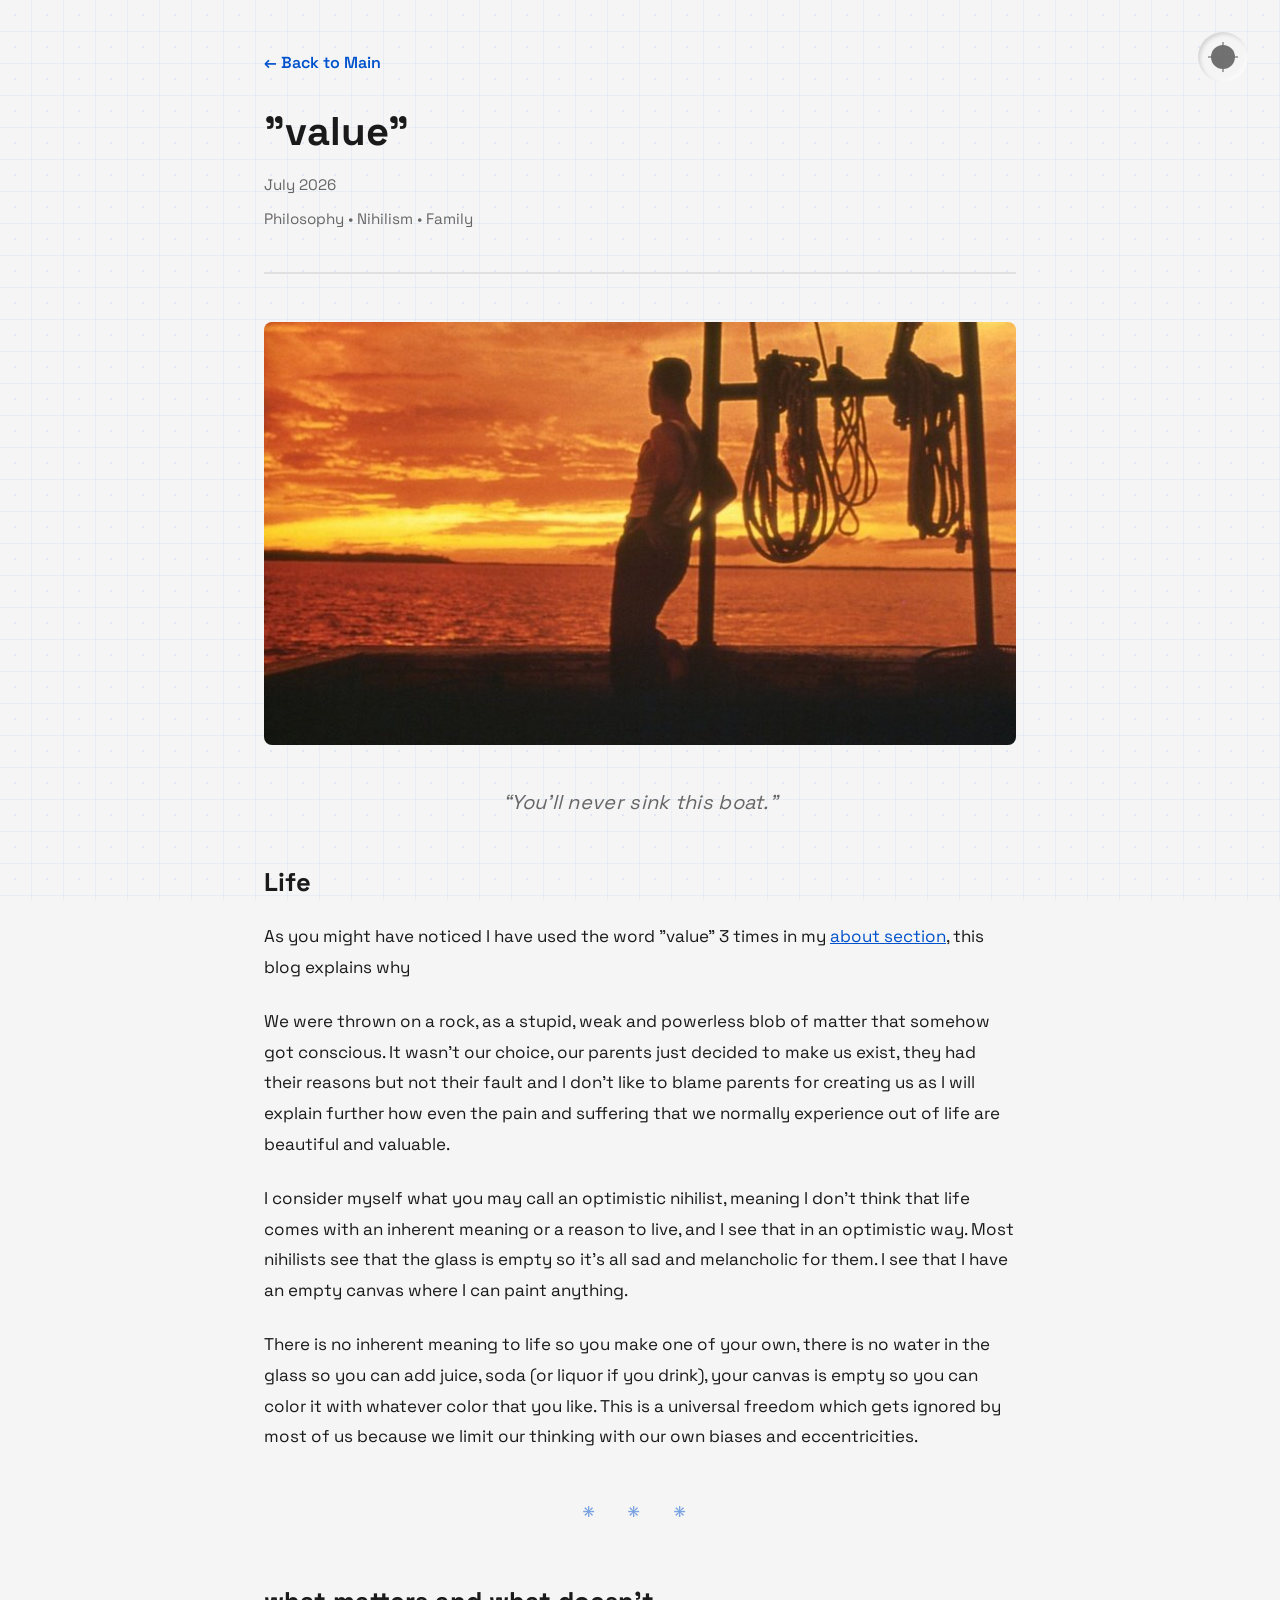
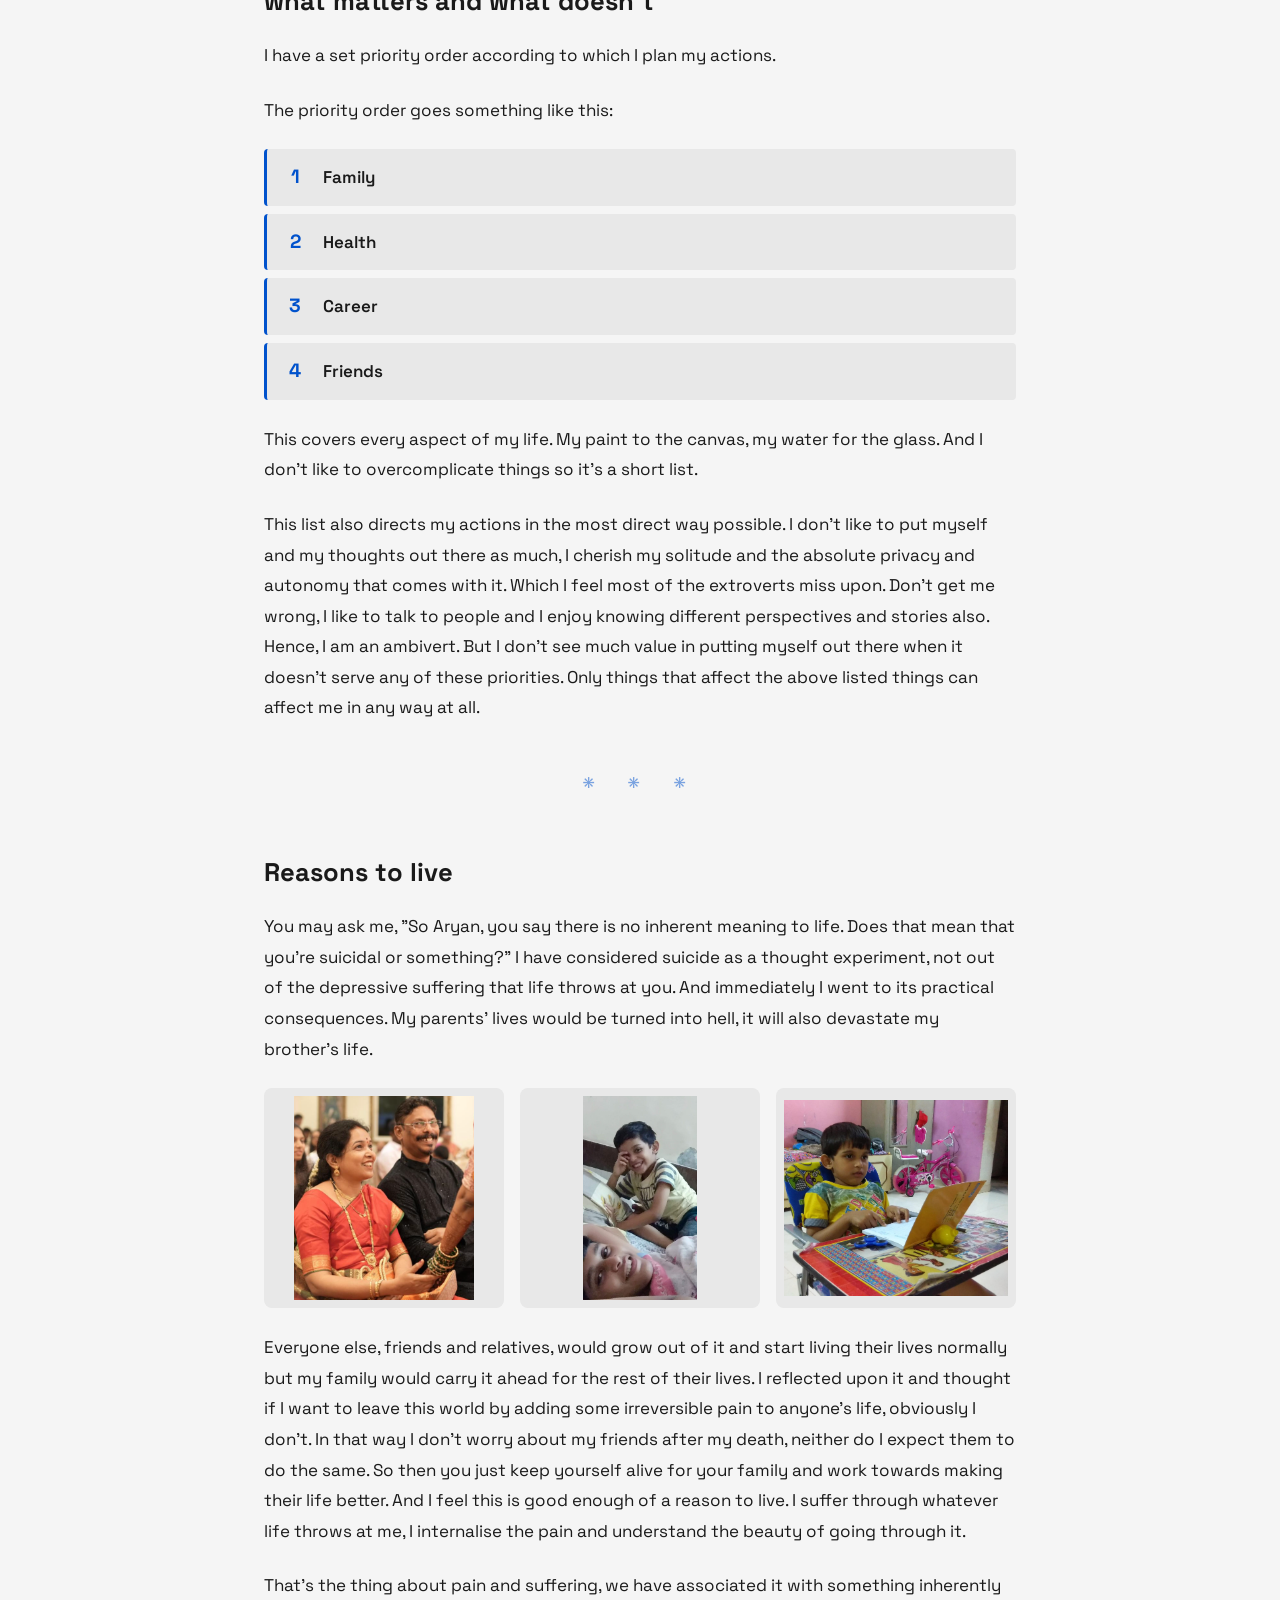
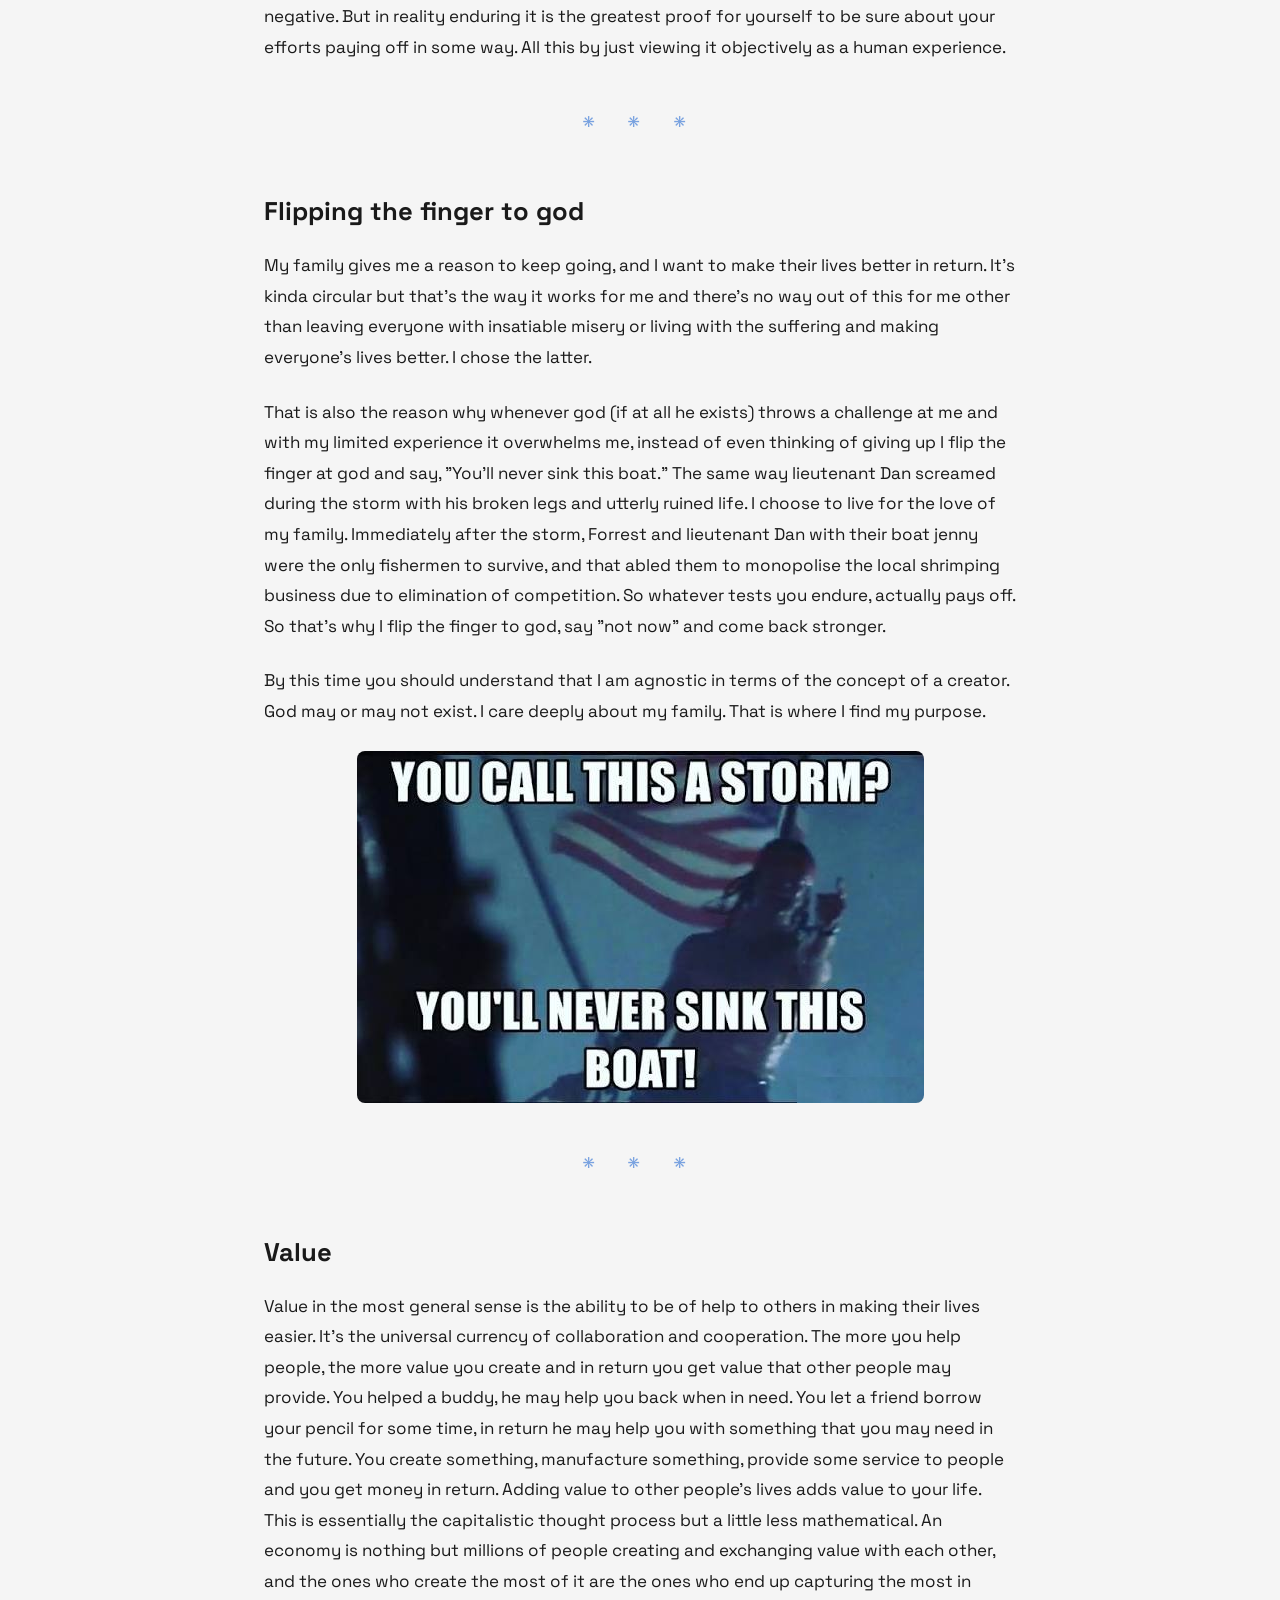
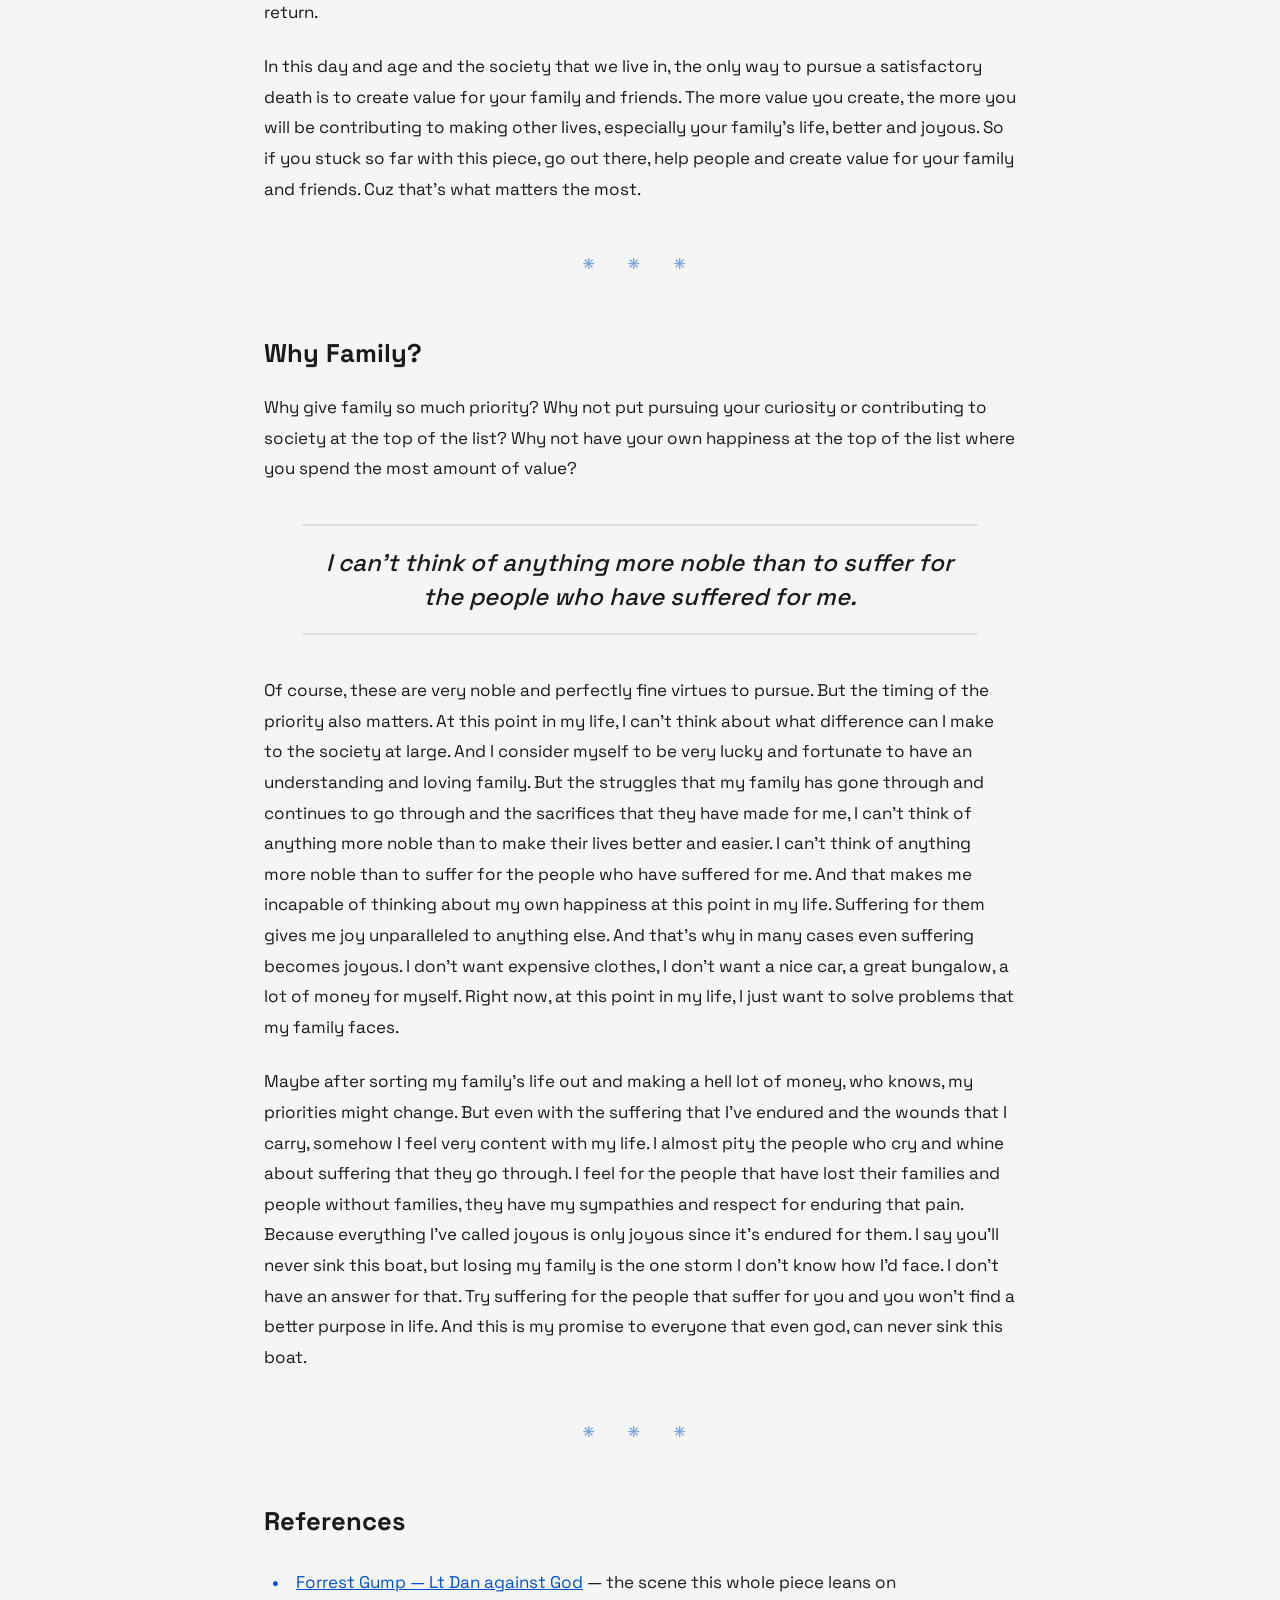
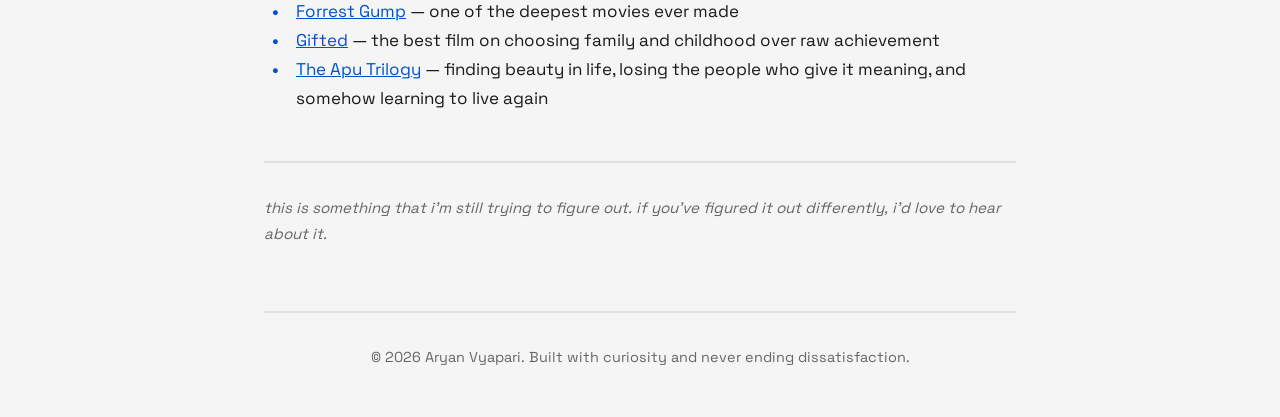
<file: blog/Value.html>
<!DOCTYPE html>
<html lang="en">
<head>
<meta charset="UTF-8">
<meta name="viewport" content="width=device-width, initial-scale=1.0">
<title>"value" - 4rynv</title>
<link rel="stylesheet" href="../CSS/style_blog.css">
</head>
<body>

<div class="blog-page-container">
    <div class="blog-theme-toggle-container">
        <div class="theme-toggle" onclick="toggleTheme()">
            <span class="theme-icon sun" id="theme-icon"></span>
        </div>
    </div>

    <div class="blog-post">
        <a href="../index.html" class="back-link">← Back to Main</a>
    
    <article>
        <div class="blog-header">
            <h1 class="blog-title">"value"</h1>
            <div class="blog-meta">July 2026</div>
            <div class="blog-meta">Philosophy • Nihilism • Family</div>
        </div>

        <figure class="blog-hero">
            <img src="../images/hero-boat.jpg" alt="a lone figure by a boat at sunset">
        </figure>

        <p class="blog-epigraph">&ldquo;You&rsquo;ll never sink this boat.&rdquo;</p>

        <div class="blog-content">
            <h2>Life</h2>
            <p>As you might have noticed I have used the word "value" 3 times in my <a href="../index.html#about">about section</a>, this blog explains why</p>
            <p>We were thrown on a rock, as a stupid, weak and powerless blob of matter that somehow got conscious. It wasn't our choice, our parents just decided to make us exist, they had their reasons but not their fault and I don't like to blame parents for creating us as I will explain further how even the pain and suffering that we normally experience out of life are beautiful and valuable.</p>
            <p>I consider myself what you may call an optimistic nihilist, meaning I don't think that life comes with an inherent meaning or a reason to live, and I see that in an optimistic way. Most nihilists see that the glass is empty so it's all sad and melancholic for them. I see that I have an empty canvas where I can paint anything.</p>
            <p>There is no inherent meaning to life so you make one of your own, there is no water in the glass so you can add juice, soda (or liquor if you drink), your canvas is empty so you can color it with whatever color that you like. This is a universal freedom which gets ignored by most of us because we limit our thinking with our own biases and eccentricities.</p>
            
            <h2>what matters and what doesn't</h2>
            <p>I have a set priority order according to which I plan my actions.</p>
            <p>The priority order goes something like this:
                <ol class="priority-list">
                    <li>Family</li>
                    <li>Health</li>
                    <li>Career</li>
                    <li>Friends</li>
                </ol>
                This covers every aspect of my life. My paint to the canvas, my water for the glass. And I don't like to overcomplicate things so it's a short list.
            </p>
            <p>
                This list also directs my actions in the most direct way possible. I don't like to put myself and my thoughts out there as much, I cherish my solitude and the absolute privacy and autonomy that comes with it. Which I feel most of the extroverts miss upon. Don't get me wrong, I like to talk to people and I enjoy knowing different perspectives and stories also. Hence, I am an ambivert.
                But I don't see much value in putting myself out there when it doesn't serve any of these priorities. Only things that affect the above listed things can affect me in any way at all.
            </p>

            <h2>Reasons to live</h2>
            <p>
                You may ask me, "So Aryan, you say there is no inherent meaning to life. Does that mean that you're suicidal or something?" I have considered suicide as a thought experiment, not out of the depressive suffering that life throws at you. And immediately I went to its practical consequences. My parents' lives would be turned into hell, it will also devastate my brother's life.
            </p>

            <div class="blog-image-row">
                <img src="../images/mumpa.png" alt="mummy" class="blog-image">
                <img src="../images/dadutammi.jpeg" alt="pappa" class="blog-image">
                <img src="../images/tummylaptop.jpeg" alt="tammy" class="blog-image">
            </div>

            <p>
                Everyone else, friends and relatives, would grow out of it and start living their lives normally but my family would carry it ahead for the rest of their lives. I reflected upon it and thought if I want to leave this world by adding some irreversible pain to anyone's life, obviously I don't. In that way I don't worry about my friends after my death, neither do I expect them to do the same. So then you just keep yourself alive for your family and work towards making their life better. And I feel this is good enough of a reason to live. I suffer through whatever life throws at me, I internalise the pain and understand the beauty of going through it. 
            </p>
            <p>    
                That's the thing about pain and suffering, we have associated it with something inherently negative. But in reality enduring it is the greatest proof for yourself to be sure about your efforts paying off in some way. All this by just viewing it objectively as a human experience.
            </p>

            <h2>Flipping the finger to god</h2>
            <p>
                My family gives me a reason to keep going, and I want to make their lives better in return. It's kinda circular but that's the way it works for me and there's no way out of this for me other than leaving everyone with insatiable misery or living with the suffering and making everyone's lives better. I chose the latter.
            </p>
            <p>
                That is also the reason why whenever god (if at all he exists) throws a challenge at me and with my limited experience it overwhelms me, instead of even thinking of giving up I flip the finger at god and say, "You'll never sink this boat." The same way lieutenant Dan screamed during the storm with his broken legs and utterly ruined life. I choose to live for the love of my family. Immediately after the storm, Forrest and lieutenant Dan with their boat jenny were the only fishermen to survive, and that abled them to monopolise the local shrimping business due to elimination of competition. So whatever tests you endure, actually pays off. So that's why I flip the finger to god, say "not now" and come back stronger. 
            </p>
            <p>
                By this time you should understand that I am agnostic in terms of the concept of a creator. God may or may not exist. I care deeply about my family. That is where I find my purpose.
            </p>

            <img src="../images/images.jpeg" alt="flipping the finger to god" class="blog-image">

            <h2>Value</h2>
            <p>
                Value in the most general sense is the ability to be of help to others in making their lives easier. It's the universal currency of collaboration and cooperation. The more you help people, the more value you create and in return you get value that other people may provide. You helped a buddy, he may help you back when in need. You let a friend borrow your pencil for some time, in return he may help you with something that you may need in the future. You create something, manufacture something, provide some service to people and you get money in return. Adding value to other people's lives adds value to your life. This is essentially the capitalistic thought process but a little less mathematical. An economy is nothing but millions of people creating and exchanging value with each other, and the ones who create the most of it are the ones who end up capturing the most in return.
            </p>
            <p>
                In this day and age and the society that we live in, the only way to pursue a satisfactory death is to create value for your family and friends. The more value you create, the more you will be contributing to making other lives, especially your family's life, better and joyous. So if you stuck so far with this piece, go out there, help people and create value for your family and friends. Cuz that's what matters the most.
            </p>

            <h2>Why Family?</h2>
            <p>
                Why give family so much priority? Why not put pursuing your curiosity or contributing to society at the top of the list? Why not have your own happiness at the top of the list where you spend the most amount of value?
            </p>

            <blockquote class="pull-quote">
                I can&rsquo;t think of anything more noble than to suffer for the people who have suffered for me.
            </blockquote>
            <p>
                Of course, these are very noble and perfectly fine virtues to pursue. But the timing of the priority also matters. At this point in my life, I can't think about what difference can I make to the society at large. And I consider myself to be very lucky and fortunate to have an understanding and loving family. But the struggles that my family has gone through and continues to go through and the sacrifices that they have made for me, I can't think of anything more noble than to make their lives better and easier. I can't think of anything more noble than to suffer for the people who have suffered for me. And that makes me incapable of thinking about my own happiness at this point in my life. Suffering for them gives me joy unparalleled to anything else. And that's why in many cases even suffering becomes joyous. I don't want expensive clothes, I don't want a nice car, a great bungalow, a lot of money for myself. Right now, at this point in my life, I just want to solve problems that my family faces.
            </p>
            <p>
                Maybe after sorting my family's life out and making a hell lot of money, who knows, my priorities might change. But even with the suffering that I've endured and the wounds that I carry, somehow I feel very content with my life. I almost pity the people who cry and whine about suffering that they go through. I feel for the people that have lost their families and people without families, they have my sympathies and respect for enduring that pain. Because everything I've called joyous is only joyous since it's endured for them. I say you'll never sink this boat, but losing my family is the one storm I don't know how I'd face. I don't have an answer for that. Try suffering for the people that suffer for you and you won't find a better purpose in life. And this is my promise to everyone that even god, can never sink this boat.
            </p>

            <h2>References</h2>
            <ul>
                <li><a href="https://youtu.be/jc374YQAjJg" target="_blank" rel="noopener noreferrer">Forrest Gump — Lt Dan against God</a> — the scene this whole piece leans on</li>
                <li><a href="https://en.wikipedia.org/wiki/Forrest_Gump" target="_blank" rel="noopener noreferrer">Forrest Gump</a> — one of the deepest movies ever made</li>
                <li><a href="https://en.wikipedia.org/wiki/Gifted_(2017_film)" target="_blank" rel="noopener noreferrer">Gifted</a> — the best film on choosing family and childhood over raw achievement</li>
                <li><a href="https://www.criterion.com/boxsets/1145-the-apu-trilogy" target="_blank" rel="noopener noreferrer">The Apu Trilogy</a> — finding beauty in life, losing the people who give it meaning, and somehow learning to live again</li>
            </ul>
        </div>
        
        <div class="blog-footer">
            <p><em>this is something that i'm still trying to figure out. if you've figured it out differently, i'd love to hear about it.</em></p>
        </div>
    </article>
</div>

</div>

<footer>
    <p>&copy; 2026 Aryan Vyapari. Built with curiosity and never ending dissatisfaction.</p>
</footer>

<script src="../scripts/script_blog.js"></script>

</body>
</html>
</file>
<file: CSS/style_blog.css>
@import url('https://fonts.googleapis.com/css2?family=Space+Grotesk:wght@400;500;600;700&display=swap');
@import url('https://fonts.googleapis.com/css2?family=Noto+Sans+Devanagari:wght@400;500;600;700&display=swap');

* {
    margin: 0;
    padding: 0;
    box-sizing: border-box;
}

:root {
    --bg-color: #f5f5f5;
    --text-color: #1a1a1a;
    --accent-color: #0052cc;
    --border-color: #e0e0e0;
    --hover-bg: #e8e8e8;
    --grid-line: rgba(0, 82, 204, 0.05);
    --grid-dot: rgba(0, 82, 204, 0.09);

    /* Updated to match main CSS */
    --nav-font-size: 1.7rem;
    --title-font-size: 1.8rem;
    --content-font-size: 1rem;
}

[data-theme="dark"] {
    --bg-color: #0f0f0f;
    --text-color: #e0e0e0;
    --accent-color: #ff9500;
    --border-color: #2a2a2a;
    --hover-bg: #1a1a1a;
    --grid-line: rgba(255, 149, 0, 0.05);
    --grid-dot: rgba(255, 149, 0, 0.09);
}

body {
    font-family: 'Space Grotesk', -apple-system, BlinkMacSystemFont, 'Segoe UI', Roboto, sans-serif;
    line-height: 1.7;
    color: var(--text-color);
    background-color: var(--bg-color);
    background-image:
        linear-gradient(var(--grid-line) 1px, transparent 1px),
        linear-gradient(90deg, var(--grid-line) 1px, transparent 1px),
        radial-gradient(var(--grid-dot) 1px, transparent 1px);
    background-size: 32px 32px, 32px 32px, 32px 32px;
    background-position: -1px -1px, -1px -1px, -1px -1px;
    background-attachment: fixed;
    max-width: 800px;
    margin: 0 auto;
    padding: 0 1.5rem 2rem 1.5rem;
    font-size: 17px;
    transition: background-color 0.5s ease, color 0.5s ease;
}

/* Blog Page Container */
.blog-page-container {
    position: relative;
    min-height: 100vh;
}

/* Theme Toggle Container - Positioned at top right */
.blog-theme-toggle-container {
    position: fixed;
    top: 2rem;
    right: 2rem;
    z-index: 1000;
}

/* Dark Mode Toggle - Engraved Colorless Button - Updated to match main CSS */
.theme-toggle {
    cursor: pointer;
    width: 50px;
    height: 50px;
    border-radius: 50%;
    background: var(--bg-color);
    border: none;
    display: flex;
    align-items: center;
    justify-content: center;
    transition: all 0.3s ease;
    position: relative;
    flex-shrink: 0;
    
    /* Engraved effect */
    box-shadow: 
        inset 2px 2px 4px rgba(0, 0, 0, 0.15),
        inset -2px -2px 4px rgba(255, 255, 255, 0.7);
}

[data-theme="dark"] .theme-toggle {
    box-shadow: 
        inset 2px 2px 4px rgba(0, 0, 0, 0.5),
        inset -2px -2px 4px rgba(255, 255, 255, 0.1);
}

.theme-toggle:hover {
    transform: scale(0.95);
}

.theme-toggle:active {
    transform: scale(0.9);
}

.theme-icon {
    width: 24px;
    height: 24px;
    position: relative;
}

/* Sun icon - colorless */
.theme-icon.sun {
    background: var(--text-color);
    border-radius: 50%;
    opacity: 0.6;
}

.theme-icon.sun::before,
.theme-icon.sun::after {
    content: '';
    position: absolute;
    background: var(--text-color);
    opacity: 0.6;
}

.theme-icon.sun::before {
    width: 2px;
    height: 30px;
    top: 50%;
    left: 50%;
    transform: translate(-50%, -50%);
}

.theme-icon.sun::after {
    width: 30px;
    height: 2px;
    top: 50%;
    left: 50%;
    transform: translate(-50%, -50%);
}

/* Moon icon - colorless */
.theme-icon.moon {
    background: transparent;
    border-radius: 50%;
    position: relative;
    width: 22px;
    height: 22px;
    box-shadow: 
        inset -4px -2px 0 0 var(--text-color);
    opacity: 0.6;
}

/* Page transitions */
.page {
    display: none;
    animation: fadeIn 0.4s ease-in-out;
}

.page.active {
    display: block;
}

@keyframes fadeIn {
    from {
        opacity: 0;
        transform: translateY(10px);
    }
    to {
        opacity: 1;
        transform: translateY(0);
    }
}

/* Typography */
section {
    margin: 4rem 0;
}

h1 {
    font-size: 2rem;
    margin-bottom: 1rem;
    font-weight: 900;
    line-height: 1.2;
}

h2 {
    font-size: var(--title-font-size);
    margin: 2rem 0 1.5rem;
    font-weight: 700;
}

h3 {
    font-size: 1.3rem;
    margin: 1.5rem 0 0.5rem;
    font-weight: 700;
}

p {
    margin-bottom: 1rem;
}

strong {
    font-weight: 700;
    display: inline;
    font-size: inherit;
}

em {
    font-style: italic;
    color: #666;
}

[data-theme="dark"] em {
    color: #999;
}

/* Links */
a {
    color: var(--accent-color);
    text-decoration: underline;
    transition: opacity 0.2s ease;
}

a:hover {
    opacity: 0.7;
}

/* Blog Post Styles */
.blog-post {
    margin-top: 3rem;
    margin-bottom: 4rem;
}

.back-link {
    display: inline-block;
    color: var(--accent-color);
    text-decoration: none;
    font-weight: 600;
    font-size: 1rem;
    margin-bottom: 2rem;
    transition: opacity 0.2s ease, color 0.5s ease;
}

.back-link:hover {
    opacity: 0.7;
}

.blog-header {
    margin-bottom: 3rem;
    padding-bottom: 2rem;
    border-bottom: 2px solid var(--border-color);
    transition: border-color 0.5s ease;
}

.blog-title {
    font-size: 2.5rem;
    font-weight: 900;
    margin-bottom: 1rem;
    line-height: 1.2;
    transition: color 0.5s ease;
}

.blog-meta {
    color: #666;
    font-size: 0.95rem;
    margin-bottom: 0.5rem;
    transition: color 0.5s ease;
}

[data-theme="dark"] .blog-meta {
    color: #999;
}

.blog-content {
    line-height: 1.8;
}

.blog-content h2 {
    font-size: 1.6rem;
    margin-top: 2.5rem;
    margin-bottom: 1rem;
    font-weight: 700;
    transition: color 0.5s ease;
}

.blog-content h3 {
    font-size: 1.2rem;
    margin-top: 2rem;
    margin-bottom: 0.75rem;
    font-weight: 600;
    transition: color 0.5s ease;
}

.blog-content p {
    margin-bottom: 1.5rem;
    transition: color 0.5s ease;
}

.blog-content ul,
.blog-content ol {
    margin: 1.5rem 0;
    padding-left: 0;
    list-style: none;
}

.blog-content li {
    padding-left: 2rem;
    position: relative;
    line-height: 1.7;
    transition: color 0.5s ease;
}

.blog-content ul li::before {
    content: '•';
    position: absolute;
    left: 0.5rem;
    font-weight: bold;
    color: var(--accent-color);
    transition: color 0.5s ease;
}

.blog-content ol {
    counter-reset: item;
}

.blog-content ol li {
    counter-increment: item;
}

.blog-content ol li::before {
    content: counter(item) ".";
    position: absolute;
    left: 0.5rem;
    font-weight: bold;
    color: var(--accent-color);
    transition: color 0.5s ease;
}

.blog-content blockquote {
    margin: 2rem 0;
    padding: 1.5rem 2rem;
    background: var(--hover-bg);
    border-left: 4px solid var(--accent-color);
    border-radius: 4px;
    font-style: italic;
    color: #555;
    transition: background 0.5s ease, border-color 0.5s ease, color 0.5s ease;
}

[data-theme="dark"] .blog-content blockquote {
    color: #bbb;
}

.blog-footer {
    margin-top: 3rem;
    padding-top: 2rem;
    border-top: 2px solid var(--border-color);
    transition: border-color 0.5s ease;
}

.blog-footer p {
    color: #666;
    font-size: 0.95rem;
    transition: color 0.5s ease;
}

[data-theme="dark"] .blog-footer p {
    color: #999;
}

.comments-section {
    margin-top: 3rem;
    padding-top: 2rem;
    border-top: 2px solid var(--border-color);
    transition: border-color 0.5s ease;
}

.comments-section h3 {
    margin-top: 0;
    text-transform: uppercase;
    font-size: 1rem;
    letter-spacing: 1px;
}

/* Highlighted sections */
.highlight-section {
    background: var(--hover-bg);
    padding: 2rem;
    border-radius: 8px;
    border-left: 4px solid var(--accent-color);
    margin: 2rem 0;
    transition: background 0.5s ease, border-color 0.5s ease;
}

.highlight-section h3 {
    margin-top: 0;
    text-transform: uppercase;
    font-size: 1rem;
    letter-spacing: 1px;
    transition: color 0.5s ease;
}

/* Footer */
footer {
    margin-top: 4rem;
    padding-top: 2rem;
    border-top: 2px solid var(--border-color);
    text-align: center;
    color: #666;
    font-size: 0.9rem;
    transition: border-color 0.5s ease, color 0.5s ease;
}

footer a {
    color: var(--accent-color);
    text-decoration: none;
    transition: opacity 0.2s ease, color 0.5s ease;
}

footer a:hover {
    opacity: 0.7;
    text-decoration: underline;
}

[data-theme="dark"] footer {
    color: #999;
}

/* Responsive Design - Updated to match main CSS */
@media (max-width: 768px) {
    :root {
        --nav-font-size: 1.4rem;
        --title-font-size: 1.5rem;
        --content-font-size: 1rem;
    }
    
    body {
        padding: 0 1rem 1.5rem 1rem;
        font-size: 16px;
    }
    
    .blog-theme-toggle-container {
        top: 1.5rem;
        right: 1.5rem;
    }
    
    .theme-toggle {
        width: 46px;
        height: 46px;
    }
    
    .theme-icon {
        width: 23px;
        height: 23px;
    }
    
    .theme-icon.sun::before {
        height: 28px;
    }
    
    .theme-icon.sun::after {
        width: 28px;
    }
    
    .theme-icon.moon {
        width: 21px;
        height: 21px;
    }
    
    .blog-title {
        font-size: 2rem;
    }
    
    .blog-content h2 {
        font-size: 1.4rem;
    }
    
    .blog-content blockquote {
        padding: 1rem 1.5rem;
    }
}

@media (max-width: 600px) {
    :root {
        --nav-font-size: 1.3rem;
        --title-font-size: 1.4rem;
        --content-font-size: 0.95rem;
    }
    
    .blog-theme-toggle-container {
        top: 1rem;
        right: 1rem;
    }
    
    .theme-toggle {
        width: 44px;
        height: 44px;
    }
    
    .theme-icon {
        width: 22px;
        height: 22px;
    }
    
    .theme-icon.sun::before {
        height: 27px;
    }
    
    .theme-icon.sun::after {
        width: 27px;
    }
    
    .theme-icon.moon {
        width: 20px;
        height: 20px;
    }
}

@media (max-width: 480px) {
    :root {
        --nav-font-size: 1.1rem;
        --title-font-size: 1.3rem;
        --content-font-size: 0.95rem;
    }
    
    body {
        padding: 0 0.75rem 1rem 0.75rem;
        font-size: 15px;
    }
    
    .blog-theme-toggle-container {
        top: 0.75rem;
        right: 0.75rem;
    }
    
    .theme-toggle {
        width: 40px;
        height: 40px;
    }
    
    .theme-icon {
        width: 20px;
        height: 20px;
    }
    
    .theme-icon.sun::before {
        height: 25px;
    }
    
    .theme-icon.sun::after {
        width: 25px;
    }
    
    .theme-icon.moon {
        width: 18px;
        height: 18px;
    }
    
    .blog-title {
        font-size: 1.75rem;
    }
    
    .blog-content h2 {
        font-size: 1.3rem;
    }
    
    .blog-content blockquote {
        padding: 1rem;
        margin: 1.5rem 0;
    }
}

@media (max-width: 360px) {
    :root {
        --nav-font-size: 1.2rem;
    }
    
    .theme-toggle {
        width: 44px;
        height: 44px;
    }
    
    .theme-icon {
        width: 22px;
        height: 22px;
    }
    
    .theme-icon.sun::before {
        height: 27px;
    }
    
    .theme-icon.sun::after {
        width: 27px;
    }
    
    .theme-icon.moon {
        width: 20px;
        height: 20px;
    }
}

::selection {
    background: var(--hover-bg);
    color: var(--text-color);
}

.blog-image {
    max-width: 100%;
    border-radius: 8px;
    display: block;
    margin: 1.5rem auto;
}

.blog-image-row {
    display: flex;
    flex-wrap: wrap;
    justify-content: center;
    gap: 1rem;
    margin: 1.5rem 0;
}

.blog-image-row .blog-image {
    margin: 0;
    width: calc(33.333% - 0.667rem);
    height: 220px;
    padding: 0.5rem;
    background: var(--hover-bg);
    object-fit: contain;
    box-sizing: border-box;
}

@media (max-width: 600px) {
    .blog-image-row {
        flex-direction: column;
    }

    .blog-image-row .blog-image {
        width: 100%;
    }
}

/* ---- Hero image slot (placeholder until an image is added) ---- */
.blog-hero {
    margin: 0 0 2.5rem;
}

.blog-hero img {
    width: 100%;
    border-radius: 8px;
    display: block;
}

.blog-hero-placeholder {
    display: flex;
    align-items: center;
    justify-content: center;
    height: 260px;
    border: 2px dashed var(--border-color);
    border-radius: 8px;
    color: #999;
    font-style: italic;
    letter-spacing: 1px;
    text-transform: uppercase;
    font-size: 0.85rem;
}

/* ---- Epigraph under the title ---- */
.blog-epigraph {
    text-align: center;
    font-style: italic;
    font-size: 1.25rem;
    color: #666;
    letter-spacing: 0.3px;
    margin: 0 0 2.5rem;
    transition: color 0.5s ease;
}

[data-theme="dark"] .blog-epigraph {
    color: #999;
}

/* ---- Drop cap on the opening paragraph ---- */
.first-para::first-letter {
    -webkit-initial-letter: 2;
    initial-letter: 2;
    margin-right: 0.5rem;
    font-weight: 700;
    color: var(--accent-color);
    transition: color 0.5s ease;
}

/* ---- Section dividers (ornament above every heading but the first) ---- */
.blog-content h2:not(:first-of-type)::before {
    content: "* * *";
    display: block;
    text-align: center;
    color: var(--accent-color);
    letter-spacing: 0.5em;
    font-weight: 400;
    opacity: 0.5;
    margin-bottom: 2.5rem;
    transition: color 0.5s ease;
}

/* ---- Pull-quote (distinct from the bordered blockquote) ---- */
.blog-content blockquote.pull-quote {
    border-left: none;
    border-top: 2px solid var(--border-color);
    border-bottom: 2px solid var(--border-color);
    background: none;
    border-radius: 0;
    text-align: center;
    font-size: 1.5rem;
    line-height: 1.4;
    font-weight: 500;
    font-style: italic;
    color: var(--text-color);
    max-width: 90%;
    padding: 1.25rem 1.5rem;
    margin: 2.5rem auto;
    transition: color 0.5s ease, border-color 0.5s ease;
}

/* ---- Priority list as a numbered stack ---- */
.blog-content ol.priority-list {
    list-style: none;
    counter-reset: priority;
    padding-left: 0;
    margin: 1.5rem 0;
}

.blog-content ol.priority-list li {
    counter-increment: priority;
    display: flex;
    align-items: center;
    gap: 1rem;
    padding: 0.75rem 1rem;
    margin-bottom: 0.5rem;
    background: var(--hover-bg);
    border-left: 3px solid var(--accent-color);
    border-radius: 4px;
    font-weight: 600;
    transition: background 0.5s ease, border-color 0.5s ease;
}

.blog-content ol.priority-list li::before {
    content: counter(priority);
    position: static;
    color: var(--accent-color);
    font-weight: 700;
    font-size: 1.2rem;
    min-width: 1.5rem;
    text-align: center;
}
</file>
